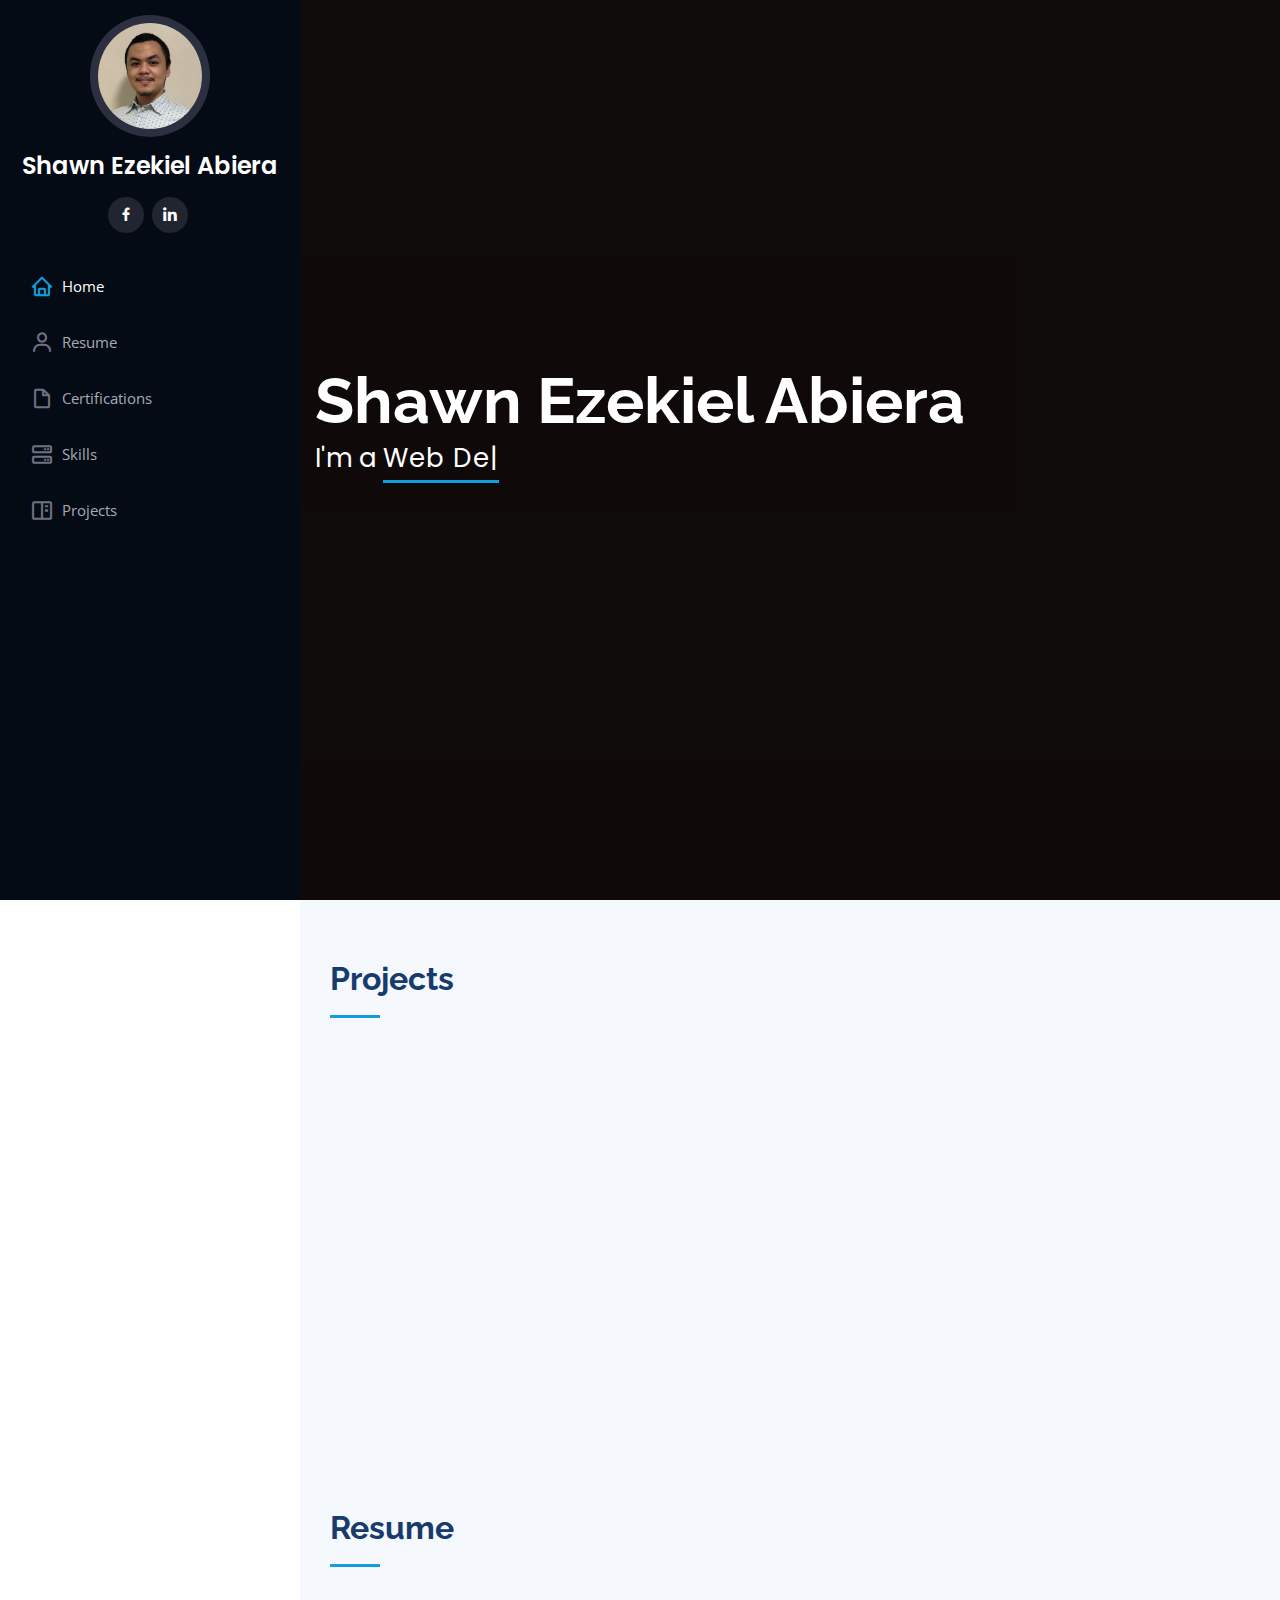
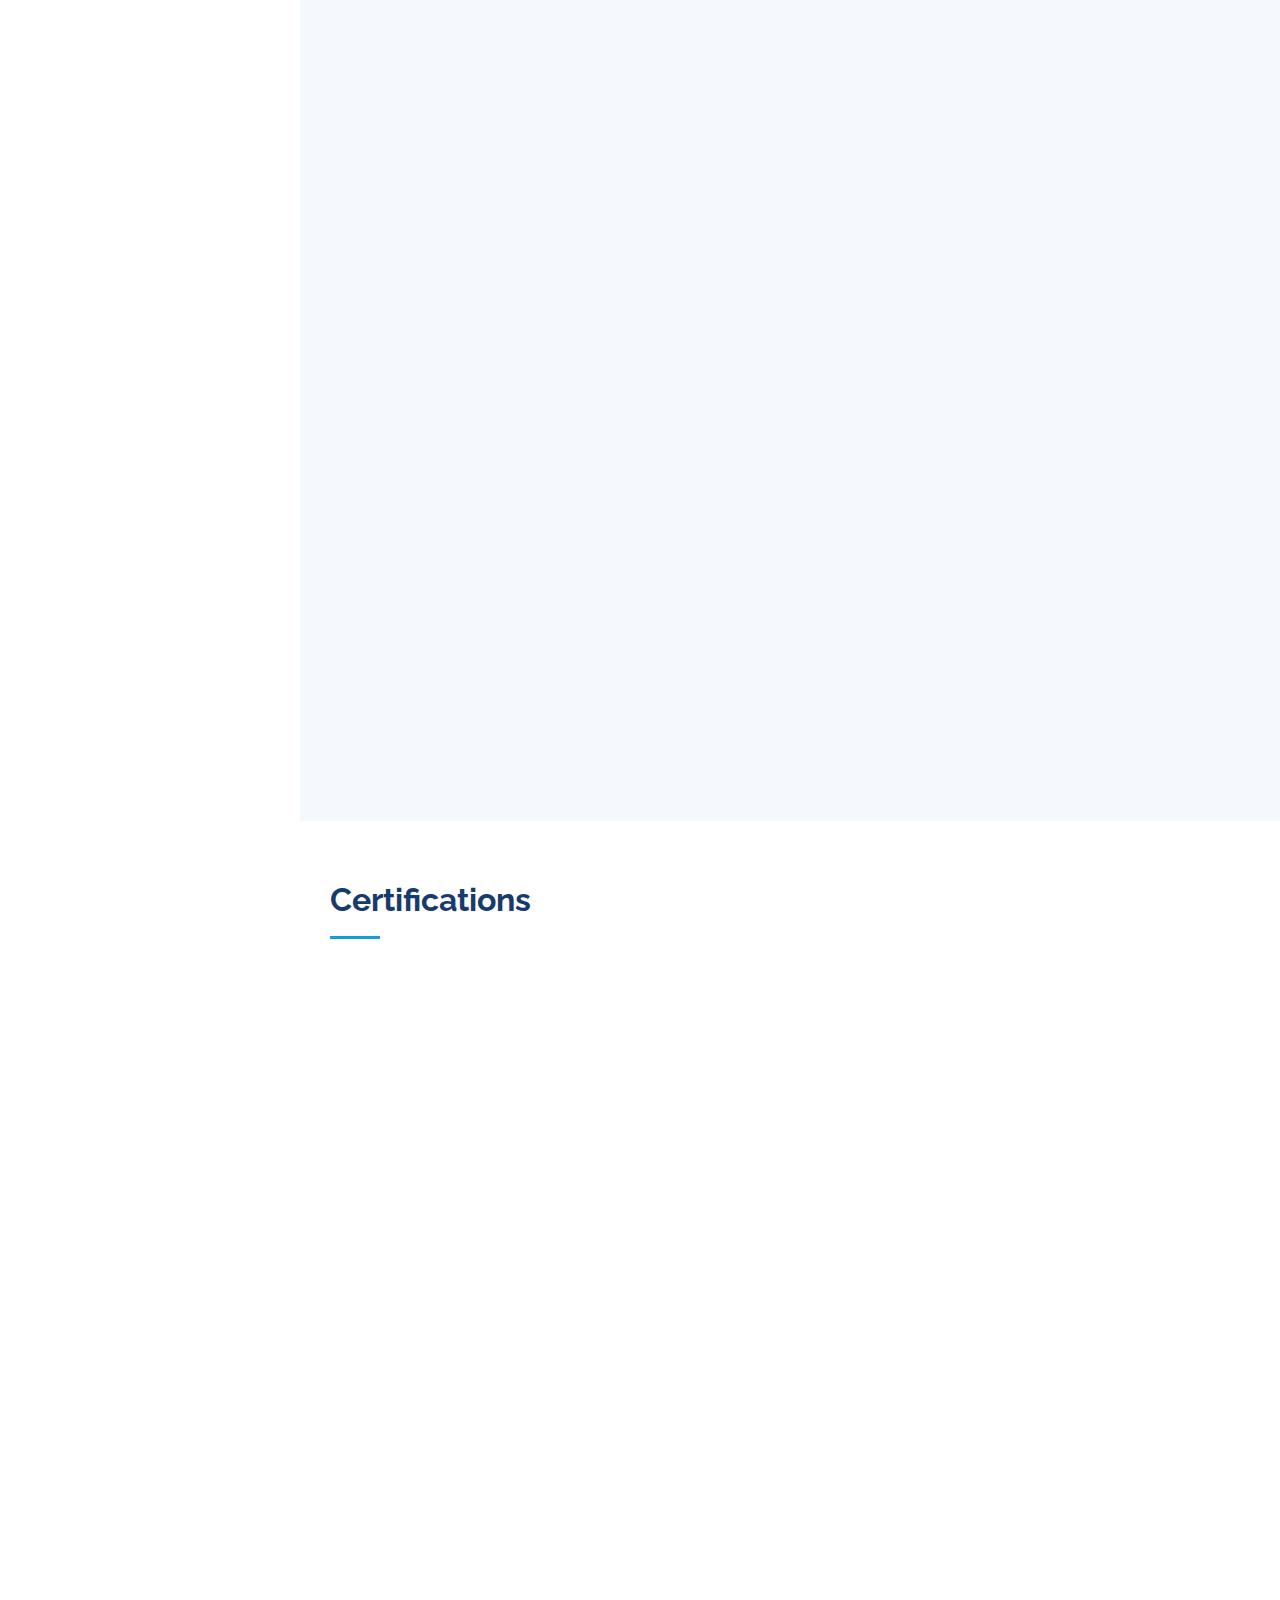
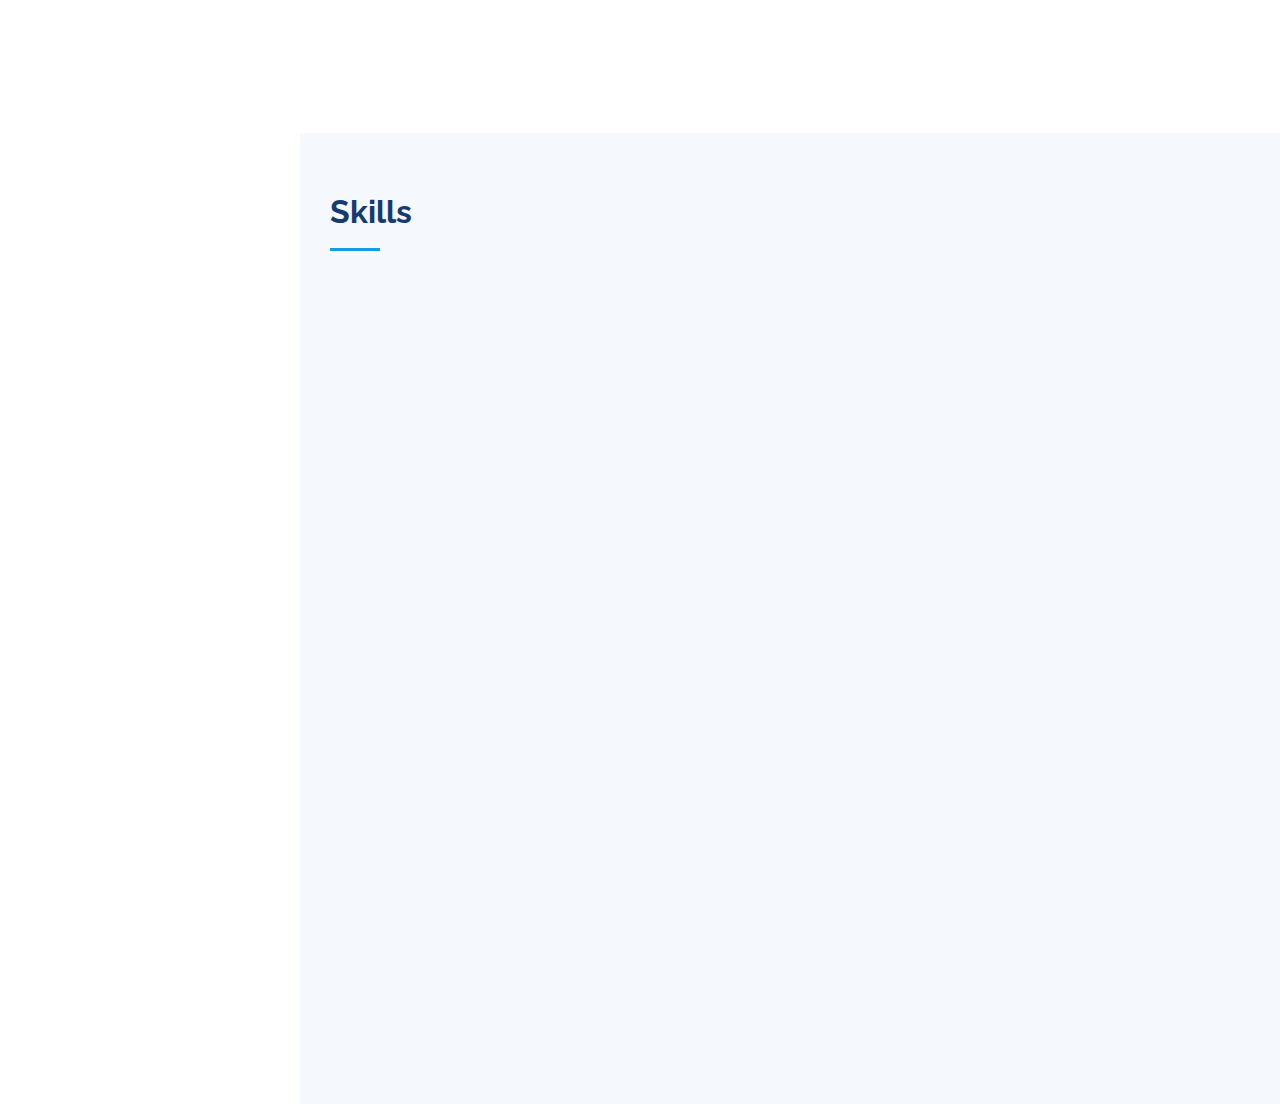
<file: index.html>
<!DOCTYPE html>
<html lang="en">

<head>
  <meta charset="utf-8">
  <meta content="width=device-width, initial-scale=1.0" name="viewport">

  <title>Resume | Shawn Ezekiel Abiera</title>
  <meta content="" name="description">
  <meta content="" name="keywords">

  <!-- Favicons -->
  <link href="assets/img/favicon.png" rel="icon">
  <link href="assets/img/apple-touch-icon.png" rel="apple-touch-icon">

  <!-- Google Fonts -->
  <link href="https://fonts.googleapis.com/css?family=Open+Sans:300,300i,400,400i,600,600i,700,700i|Raleway:300,300i,400,400i,500,500i,600,600i,700,700i|Poppins:300,300i,400,400i,500,500i,600,600i,700,700i" rel="stylesheet">

  <!-- Vendor CSS Files -->
  <link href="assets/vendor/aos/aos.css" rel="stylesheet">
  <link href="assets/vendor/bootstrap/css/bootstrap.min.css" rel="stylesheet">
  <link href="assets/vendor/bootstrap-icons/bootstrap-icons.css" rel="stylesheet">
  <link href="assets/vendor/boxicons/css/boxicons.min.css" rel="stylesheet">
  <link href="assets/vendor/glightbox/css/glightbox.min.css" rel="stylesheet">
  <link href="assets/vendor/swiper/swiper-bundle.min.css" rel="stylesheet">

  <!-- Template Main CSS File -->
  <link href="assets/css/style.css" rel="stylesheet">
</head>

<body>

  <!-- ======= Mobile nav toggle button ======= -->
  <i class="bi bi-list mobile-nav-toggle d-xl-none"></i>

  <!-- ======= Header ======= -->
  <header id="header">
    <div class="d-flex flex-column">

      <div class="profile">
        <img src="assets/img/profile-img.png" alt="" class="img-fluid rounded-circle">
        <h1 class="text-light"><a href="index.html">Shawn Ezekiel Abiera</a></h1>
        <div class="social-links mt-3 text-center">
          <a href="https://www.facebook.com/vahl.sen" class="facebook"><i class="bx bxl-facebook"></i></a>
          <a href="https://www.linkedin.com/in/shawn-abiera/" class="linkedin"><i class="bx bxl-linkedin"></i></a>
        </div>
      </div>

      <nav id="navbar" class="nav-menu navbar">
        <ul>
          <li><a href="#hero" class="nav-link scrollto active"><i class="bx bx-home"></i> <span>Home</span></a></li>
          <li><a href="#resume" class="nav-link scrollto"><i class="bx bx bx-user"></i> <span>Resume</span></a></li>
          <li><a href="#certifications" class="nav-link scrollto"><i class="bx bx-file-blank"></i> <span>Certifications</span></a></li>
          <li><a href="#skills" class="nav-link scrollto"><i class="bx bx-server"></i> <span>Skills</span></a></li>
          <li><a href="#projects" class="nav-link scrollto"><i class="bx bx-book-content"></i> <span>Projects</span></a></li>
        </ul>
      </nav><!-- .nav-menu -->
    </div>
  </header><!-- End Header -->

  <!-- ======= Hero Section ======= -->
  <section id="hero" class="d-flex flex-column justify-content-center align-items-center">
    <div class="hero-container" data-aos="fade-in">
      <h1>Shawn Ezekiel Abiera</h1>
      <p>I'm a <span class="typed" data-typed-items="Web Developer!, Game Developer!, 3D Artist!"></span></p>
    </div>
  </section>
  <!-- End Hero -->

  <main id="main">

    <!-- ======= Projects Section ======= -->
    <section id="portfolio" class="portfolio section-bg">
      <div class="container">

        <div class="section-title">
          <h2>Projects</h2>
        </div>

        <div class="row portfolio-container" data-aos="fade-up" data-aos-delay="100">

          <div class="col-lg-4 col-md-6 portfolio-item">
            <div class="portfolio-wrap">
              <img src="assets/img/portfolio/pf-1.png" class="img-fluid" alt="">
              <div class="portfolio-links">
                <a href="portfolio pages/pf-details.html" title="More Details"><i class="bx bx-link"></i></a>
              </div>
            </div>
          </div>

          <div class="col-lg-4 col-md-6 portfolio-item">
            <div class="portfolio-wrap">
              <img src="assets/img/portfolio/es-1.png" class="img-fluid" alt="">
              <div class="portfolio-links">
                <a href="portfolio pages/es-details.html" title="More Details"><i class="bx bx-link"></i></a>
              </div>
            </div>
          </div>

          <div class="col-lg-4 col-md-6 portfolio-item">
            <div class="portfolio-wrap">
              <img src="assets/img/portfolio/ecom-1.png" class="img-fluid" alt="">
              <div class="portfolio-links">
                <a href="portfolio pages/e-commerce.html" title="More Details"><i class="bx bx-link"></i></a>
              </div>
            </div>
          </div>

        </div>

      </div>
    </section><!-- End Portfolio Section -->

    <!-- ======= Resume Section ======= -->
    <section id="resume" class="resume section-bg">
      <div class="container">

        <div class="section-title">
          <h2>Resume</h2>
        </div>

        <div class="row">
          <div class="col-lg-6" data-aos="fade-up">
            <h3 class="resume-title">Sumary</h3>
            <div class="resume-item pb-0">
              <h4>Shawn Ezekiel Abiera</h4>
              <p><em>Highly motivated and enthusiastic Junior Game Developer seeking to leverage programming skills and passion for gaming to contribute to the creation of engaging and immersive gaming experiences. Eager to collaborate with a dynamic team in a challenging and creative environment.</em></p>
              <ul>
                <li>General Mariano Alvarez, Cavite, PH</li>
                <li>(+63)969 234 0363</li>
                <li>ashawnezekiel@gmail.com</li>
              </ul>
            </div>

            <h3 class="resume-title">Education</h3>
            <div class="resume-item">
              <h4>Bachelor of Animation &amp; Game Development</h4>
              <h5>2019 - 2024</h5>
              <p><em>Far Eastern University - Alabang</em></p>
              <ul>
                <li>Directed a team in the development of a visual novel dating simulation game.</li>
                <li>Produced low-poly 3D character models and environments optimized for various game portfolio.</li>
                <li>Served as the leader of a student organization focused on IT, contributing to the promotion of game development and esports.</li>
              </ul>
            </div>
          </div>
          <div class="col-lg-6" data-aos="fade-up" data-aos-delay="100">
            <h3 class="resume-title">Professional Experience</h3>
            <div class="resume-item">
              <h4>Junior Game Developer</h4>
              <h5>March 2024 - April 2024</h5>
              <p><em>Taktyl Studios Inc.</em></p>
              <ul>
                <li>Created multiplayer mobile games utilizing physics-based mechanics.</li>
                <li>Worked closely with artists and designers to incorporate both 2D and 3D assets into a unified project.</li>
              </ul>
            </div>
            <div class="resume-item">
              <h4>Game Developer Intern</h4>
              <h5>May 2023 - November 2023</h5>
              <p><em>Taktyl Studios Inc.</em></p>
              <ul>
                <li>Developed multiple game prototypes utilizing the Phaser.js framework.</li>
                <li>Enhanced and refined the company's current portfolio of HTML5 games.</li>
                <li>Collaborated with the company’s design team to brainstorm, design, and implement new gameplay mechanics and features.</li>
                <li>Completed assigned tasks and milestones within established deadlines.</li>
              </ul>
            </div>
          </div>
        </div>

      </div>
    </section><!-- End Resume Section -->

    <!-- ======= Certifications Section ======= -->
    <section id="certifications" class="resume">
      <div class="container">

        <div class="section-title">
          <h2>Certifications</h2>
        </div>

        <div class="row">
          <div class="col-lg-6" data-aos="fade-up">

            <div class="resume-item pb-0">
              <h3 class="resume-title">CyberOps Associate</h3>
              <h4>Issued by Cisco</h4>
              <p><em>March 2023</em></p>
            </div>

            <br>

            <div class="resume-item pb-0">
              <h3 class="resume-title">CCNA: Switching, Routing, and Wireless Essentials</h3>
              <h4>Issued by Cisco</h4>
              <p><em>April 2022</em></p>
            </div>

            <br>

            <div class="resume-item pb-0">
              <h3 class="resume-title">CCNA: Introduction to Networks</h3>
              <h4>Issued by Cisco</h4>
              <p><em>January 2022</em></p>
            </div>

            <br>

            <div class="resume-item pb-0">
              <h3 class="resume-title">Information Technology Specialist in Databases</h3>
              <h4>Issued by Certiport</h4>
              <p><em>July 2021</em></p>
            </div>

          </div>

          <div class="col-lg-6" data-aos="fade-up">
            <div class="resume-item pb-0">
              <h3 class="resume-title">CG Creator Certified</h3>
              <h4>Issued by Game Developers Association of the Philippines</h4>
              <p><em>November 2023</em></p>
            </div>

            <br>

            <div class="resume-item pb-0">
              <h3 class="resume-title">Autodesk Maya Certified User</h3>
              <h4>Issued by Autodesk</h4>
              <p><em>March 2023</em></p>
            </div>

            <br>

          </div>

        </div>

      </div>

    </section><!-- End Certifications Section -->

    <!-- ======= Skills Section ======= -->
    <section id="skills" class="skills section-bg">
      <div class="container">

        <div class="section-title">
          <h2>Skills</h2>
        </div>

        <div class="row skills-content">

          <div class="col-lg-6" data-aos="fade-up">

            <h3 class="resume-title">Programming Languages</h3>
            <div class="progress">
              <span class="skill">C#<i class="val">100%</i></span>
              <div class="progress-bar-wrap">
                <div class="progress-bar" role="progressbar" aria-valuenow="100" aria-valuemin="0" aria-valuemax="100"></div>
              </div>
            </div>

            <div class="progress">
              <span class="skill">GDScript<i class="val">90%</i></span>
              <div class="progress-bar-wrap">
                <div class="progress-bar" role="progressbar" aria-valuenow="90" aria-valuemin="0" aria-valuemax="100"></div>
              </div>
            </div>

            <div class="progress">
              <span class="skill">HTML<i class="val">75%</i></span>
              <div class="progress-bar-wrap">
                <div class="progress-bar" role="progressbar" aria-valuenow="75" aria-valuemin="0" aria-valuemax="100"></div>
              </div>
            </div>

            <div class="progress">
              <span class="skill">CSS<i class="val">75%</i></span>
              <div class="progress-bar-wrap">
                <div class="progress-bar" role="progressbar" aria-valuenow="75" aria-valuemin="0" aria-valuemax="100"></div>
              </div>
            </div>

            <div class="progress">
              <span class="skill">JavaScript <i class="val">70%</i></span>
              <div class="progress-bar-wrap">
                <div class="progress-bar" role="progressbar" aria-valuenow="70" aria-valuemin="0" aria-valuemax="100"></div>
              </div>
            </div>

            <div class="progress">
              <span class="skill">C++<i class="val">60%</i></span>
              <div class="progress-bar-wrap">
                <div class="progress-bar" role="progressbar" aria-valuenow="60" aria-valuemin="0" aria-valuemax="100"></div>
              </div>
            </div>

          </div> <!-- End Programming Languages Section -->

          <div class="col-lg-6" data-aos="fade-up" data-aos-delay="100">

            <h3 class="resume-title">Frameworks and Engines</h3>
            <div class="progress">
              <span class="skill">Unity<i class="val">90%</i></span>
              <div class="progress-bar-wrap">
                <div class="progress-bar" role="progressbar" aria-valuenow="90" aria-valuemin="0" aria-valuemax="100"></div>
              </div>
            </div>

            <div class="progress">
              <span class="skill">Godot<i class="val">80%</i></span>
              <div class="progress-bar-wrap">
                <div class="progress-bar" role="progressbar" aria-valuenow="80" aria-valuemin="0" aria-valuemax="100"></div>
              </div>
            </div>

            <div class="progress">
              <span class="skill">Phaser.js<i class="val">65%</i></span>
              <div class="progress-bar-wrap">
                <div class="progress-bar" role="progressbar" aria-valuenow="65" aria-valuemin="0" aria-valuemax="100"></div>
              </div>
            </div>

          </div> <!-- End Game Engines Section -->

        </div>

        <div class="row skills-content">

          <div class="col-lg-6" data-aos="fade-up" data-aos-delay="100">

            <h3 class="resume-title">3D Skills</h3>
            <div class="progress">
              <span class="skill">Modeling<i class="val">95%</i></span>
              <div class="progress-bar-wrap">
                <div class="progress-bar" role="progressbar" aria-valuenow="95" aria-valuemin="0" aria-valuemax="100"></div>
              </div>
            </div>

            <div class="progress">
              <span class="skill">Sculpting<i class="val">80%</i></span>
              <div class="progress-bar-wrap">
                <div class="progress-bar" role="progressbar" aria-valuenow="80" aria-valuemin="0" aria-valuemax="100"></div>
              </div>
            </div>

            <div class="progress">
              <span class="skill">UV Mapping<i class="val">80%</i></span>
              <div class="progress-bar-wrap">
                <div class="progress-bar" role="progressbar" aria-valuenow="80" aria-valuemin="0" aria-valuemax="100"></div>
              </div>
            </div>

            <div class="progress">
              <span class="skill">Texturing<i class="val">75%</i></span>
              <div class="progress-bar-wrap">
                <div class="progress-bar" role="progressbar" aria-valuenow="75" aria-valuemin="0" aria-valuemax="100"></div>
              </div>
            </div>

            <div class="progress">
              <span class="skill">Shaders<i class="val">75%</i></span>
              <div class="progress-bar-wrap">
                <div class="progress-bar" role="progressbar" aria-valuenow="75" aria-valuemin="0" aria-valuemax="100"></div>
              </div>
            </div>

          </div> <!-- End 3D Skills Section -->

          <div class="col-lg-6" data-aos="fade-up" data-aos-delay="100">

            <h3 class="resume-title">3D Software</h3>

            <div class="progress">
              <span class="skill">Blender<i class="val">90%</i></span>
              <div class="progress-bar-wrap">
                <div class="progress-bar" role="progressbar" aria-valuenow="90" aria-valuemin="0" aria-valuemax="100"></div>
              </div>
            </div>

            <div class="progress">
              <span class="skill">Autodesk Maya<i class="val">80%</i></span>
              <div class="progress-bar-wrap">
                <div class="progress-bar" role="progressbar" aria-valuenow="80" aria-valuemin="0" aria-valuemax="100"></div>
              </div>
            </div> 

          </div> <!-- End 3D Software Section -->

        </div>

        </div>

      </div>
    </section><!-- End Skills Section -->

  </main><!-- End #main -->

  <!-- ======= Footer ======= -->
  <footer id="footer">
    <div class="container">
      <div class="copyright">
        
      </div>
      <div class="credits">
        
      </div>
    </div>
  </footer><!-- End  Footer -->

  <a href="#" class="back-to-top d-flex align-items-center justify-content-center"><i class="bi bi-arrow-up-short"></i></a>

  <!-- Vendor JS Files -->
  <script src="assets/vendor/purecounter/purecounter_vanilla.js"></script>
  <script src="assets/vendor/aos/aos.js"></script>
  <script src="assets/vendor/bootstrap/js/bootstrap.bundle.min.js"></script>
  <script src="assets/vendor/glightbox/js/glightbox.min.js"></script>
  <script src="assets/vendor/isotope-layout/isotope.pkgd.min.js"></script>
  <script src="assets/vendor/swiper/swiper-bundle.min.js"></script>
  <script src="assets/vendor/typed.js/typed.umd.js"></script>
  <script src="assets/vendor/waypoints/noframework.waypoints.js"></script>
  <script src="assets/vendor/php-email-form/validate.js"></script>

  <!-- Template Main JS File -->
  <script src="assets/js/main.js"></script>

</body>

</html>
</file>
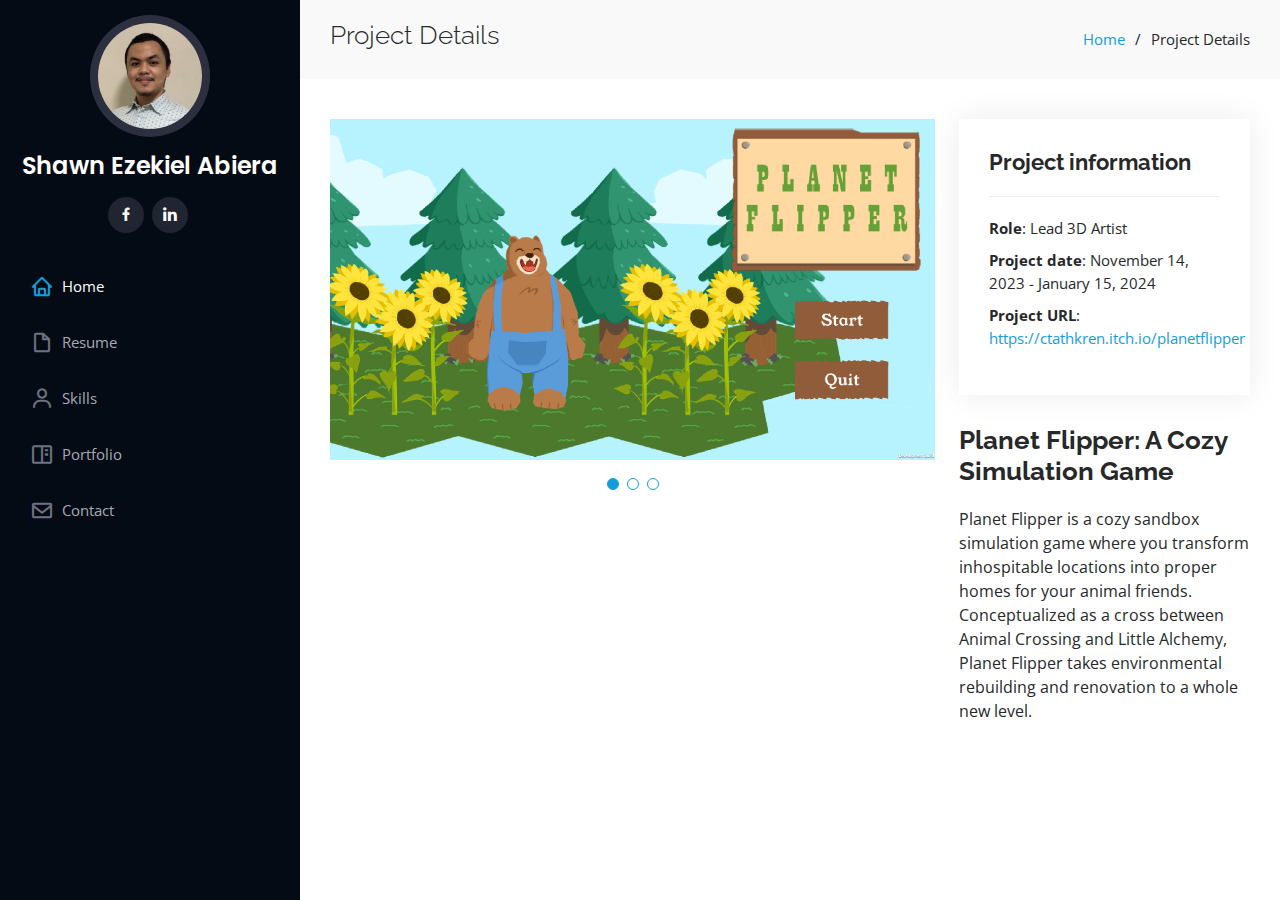
<file: portfolio pages/pf-details.html>
<!DOCTYPE html>
<html lang="en">

<head>
  <meta charset="utf-8">
  <meta content="width=device-width, initial-scale=1.0" name="viewport">

  <title>Projects | Planet Flippers</title>
  <meta content="" name="description">
  <meta content="" name="keywords">

  <!-- Favicons -->
  <link href="assets/img/favicon.png" rel="icon">
  <link href="assets/img/apple-touch-icon.png" rel="apple-touch-icon">

  <!-- Google Fonts -->
  <link href="https://fonts.googleapis.com/css?family=Open+Sans:300,300i,400,400i,600,600i,700,700i|Raleway:300,300i,400,400i,500,500i,600,600i,700,700i|Poppins:300,300i,400,400i,500,500i,600,600i,700,700i" rel="stylesheet">

  <!-- Vendor CSS Files -->
  <link href="../assets/vendor/aos/aos.css" rel="stylesheet">
  <link href="../assets/vendor/bootstrap/css/bootstrap.min.css" rel="stylesheet">
  <link href="../assets/vendor/bootstrap-icons/bootstrap-icons.css" rel="stylesheet">
  <link href="../assets/vendor/boxicons/css/boxicons.min.css" rel="stylesheet">
  <link href="../assets/vendor/glightbox/css/glightbox.min.css" rel="stylesheet">
  <link href="../assets/vendor/swiper/swiper-bundle.min.css" rel="stylesheet">

  <!-- Template Main CSS File -->
  <link href="../assets/css/style.css" rel="stylesheet">
</head>

<body>

  <!-- ======= Mobile nav toggle button ======= -->
  <i class="bi bi-list mobile-nav-toggle d-xl-none"></i>

  <!-- ======= Header ======= -->
  <header id="header">
    <div class="d-flex flex-column">

      <div class="profile">
        <img src="../assets/img/profile-img.png" alt="" class="img-fluid rounded-circle">
        <h1 class="text-light"><a href="../index.html">Shawn Ezekiel Abiera</a></h1>
        <div class="social-links mt-3 text-center">
          <a href="https://www.facebook.com/vahl.sen" class="facebook"><i class="bx bxl-facebook"></i></a>
          <a href="https://www.linkedin.com/in/shawn-abiera/" class="linkedin"><i class="bx bxl-linkedin"></i></a>
        </div>
      </div>

      <nav id="navbar" class="nav-menu navbar">
        <ul>
          <li><a href="../index.html#hero" class="nav-link scrollto active"><i class="bx bx-home"></i> <span>Home</span></a></li>
          <li><a href="../index.html#resume" class="nav-link scrollto"><i class="bx bx-file-blank"></i> <span>Resume</span></a></li>
          <li><a href="../index.html#skills" class="nav-link scrollto"><i class="bx bx-user"></i> <span>Skills</span></a></li>
          <li><a href="../index.html#portfolio" class="nav-link scrollto"><i class="bx bx-book-content"></i> <span>Portfolio</span></a></li>
          <li><a href="../index.html#contact" class="nav-link scrollto"><i class="bx bx-envelope"></i> <span>Contact</span></a></li>
        </ul>
      </nav><!-- .nav-menu -->
    </div>
  </header><!-- End Header -->

  <main id="main">

    <!-- ======= Breadcrumbs ======= -->
    <section id="breadcrumbs" class="breadcrumbs">
      <div class="container">

        <div class="d-flex justify-content-between align-items-center">
          <h2>Project Details</h2>
          <ol>
            <li><a href="../index.html">Home</a></li>
            <li>Project Details</li>
          </ol>
        </div>

      </div>
    </section><!-- End Breadcrumbs -->

    <!-- ======= Portfolio Details Section ======= -->
    <section id="portfolio-details" class="portfolio-details">
      <div class="container">

        <div class="row gy-4">

          <div class="col-lg-8">
            <div class="portfolio-details-slider swiper">
              <div class="swiper-wrapper align-items-center">

                <div class="swiper-slide">
                  <img src="../assets/img/portfolio/pf-2.png" alt="">
                </div>

                <div class="swiper-slide">
                  <img src="../assets/img/portfolio/pf-3.png" alt="">
                </div>

                <div class="swiper-slide">
                  <img src="../assets/img/portfolio/pf-4.png" alt="">
                </div>

              </div>
              <div class="swiper-pagination"></div>
            </div>
          </div>

          <div class="col-lg-4">
            <div class="portfolio-info">
              <h3>Project information</h3>
              <ul>
                <li><strong>Role</strong>: Lead 3D Artist</li>
                <li><strong>Project date</strong>: November 14, 2023 - January 15, 2024</li>
                <li><strong>Project URL</strong>: <a href="#">https://ctathkren.itch.io/planetflipper</a></li>
              </ul>
            </div>
            <div class="portfolio-description">
              <h2>Planet Flipper: A Cozy Simulation Game</h2>
              <p>
                Planet Flipper is a cozy sandbox simulation game where you transform inhospitable locations into proper homes for your animal friends. Conceptualized as a cross between Animal Crossing and Little Alchemy, Planet Flipper takes environmental rebuilding and renovation to a whole new level.
              </p>
            </div>
          </div>

        </div>

      </div>
    </section><!-- End Portfolio Details Section -->

  </main><!-- End #main -->

  <!-- ======= Footer ======= -->
  <footer id="footer">
    <div class="container">
      <div class="copyright">
        
      </div>
      <div class="credits">
      </div>
    </div>
  </footer><!-- End  Footer -->

  <a href="#" class="back-to-top d-flex align-items-center justify-content-center"><i class="bi bi-arrow-up-short"></i></a>

  <!-- Vendor JS Files -->
  <script src="../assets/vendor/purecounter/purecounter_vanilla.js"></script>
  <script src="../assets/vendor/aos/aos.js"></script>
  <script src="../assets/vendor/bootstrap/js/bootstrap.bundle.min.js"></script>
  <script src="../assets/vendor/glightbox/js/glightbox.min.js"></script>
  <script src="../assets/vendor/isotope-layout/isotope.pkgd.min.js"></script>
  <script src="../assets/vendor/swiper/swiper-bundle.min.js"></script>
  <script src="../assets/vendor/typed.js/typed.umd.js"></script>
  <script src="../assets/vendor/waypoints/noframework.waypoints.js"></script>
  <script src="../assets/vendor/php-email-form/validate.js"></script>

  <!-- Template Main JS File -->
  <script src="../assets/js/main.js"></script>

</body>

</html>
</file>
<file: assets/css/style.css>
/*--------------------------------------------------------------
# General
--------------------------------------------------------------*/
body {
  font-family: "Open Sans", sans-serif;
  color: #272829;
}

a {
  color: #149ddd;
  text-decoration: none;
}

a:hover {
  color: #37b3ed;
  text-decoration: none;
}

h1,
h2,
h3,
h4,
h5,
h6 {
  font-family: "Raleway", sans-serif;
}

/*--------------------------------------------------------------
# Back to top button
--------------------------------------------------------------*/
.back-to-top {
  position: fixed;
  visibility: hidden;
  opacity: 0;
  right: 15px;
  bottom: 15px;
  z-index: 996;
  background: #149ddd;
  width: 40px;
  height: 40px;
  border-radius: 50px;
  transition: all 0.4s;
}

.back-to-top i {
  font-size: 28px;
  color: #fff;
  line-height: 0;
}

.back-to-top:hover {
  background: #2eafec;
  color: #fff;
}

.back-to-top.active {
  visibility: visible;
  opacity: 1;
}

/*--------------------------------------------------------------
# Header
--------------------------------------------------------------*/
#header {
  position: fixed;
  top: 0;
  left: 0;
  bottom: 0;
  width: 300px;
  transition: all ease-in-out 0.5s;
  z-index: 9997;
  transition: all 0.5s;
  padding: 0 15px;
  background: #040b14;
  overflow-y: auto;
}

#header .profile img {
  margin: 15px auto;
  display: block;
  width: 120px;
  border: 8px solid #2c2f3f;
}

#header .profile h1 {
  font-size: 24px;
  margin: 0;
  padding: 0;
  font-weight: 600;
  -moz-text-align-last: center;
  text-align-last: center;
  font-family: "Poppins", sans-serif;
}

#header .profile h1 a,
#header .profile h1 a:hover {
  color: #fff;
  text-decoration: none;
}

#header .profile .social-links a {
  font-size: 18px;
  display: inline-block;
  background: #212431;
  color: #fff;
  line-height: 1;
  padding: 8px 0;
  margin-right: 4px;
  border-radius: 50%;
  text-align: center;
  width: 36px;
  height: 36px;
  transition: 0.3s;
}

#header .profile .social-links a:hover {
  background: #149ddd;
  color: #fff;
  text-decoration: none;
}

#main {
  margin-left: 300px;
}

.container,
.container-fluid {
  padding-left: 30px;
  padding-right: 30px;
}

@media (max-width: 1199px) {
  #header {
    left: -300px;
  }

  #main {
    margin-left: 0;
  }

  .container,
  .container-fluid {
    padding-left: 12px;
    padding-right: 12px;
  }
}

/*--------------------------------------------------------------
# Navigation Menu
--------------------------------------------------------------*/
/* Desktop Navigation */
.nav-menu {
  padding: 30px 0 0 0;
}

.nav-menu * {
  margin: 0;
  padding: 0;
  list-style: none;
}

.nav-menu>ul>li {
  position: relative;
  white-space: nowrap;
}

.nav-menu a,
.nav-menu a:focus {
  display: flex;
  align-items: center;
  color: #a8a9b4;
  padding: 12px 15px;
  margin-bottom: 8px;
  transition: 0.3s;
  font-size: 15px;
}

.nav-menu a i,
.nav-menu a:focus i {
  font-size: 24px;
  padding-right: 8px;
  color: #6f7180;
}

.nav-menu a:hover,
.nav-menu .active,
.nav-menu .active:focus,
.nav-menu li:hover>a {
  text-decoration: none;
  color: #fff;
}

.nav-menu a:hover i,
.nav-menu .active i,
.nav-menu .active:focus i,
.nav-menu li:hover>a i {
  color: #149ddd;
}

/* Mobile Navigation */
.mobile-nav-toggle {
  position: fixed;
  right: 15px;
  top: 15px;
  z-index: 9998;
  border: 0;
  font-size: 24px;
  transition: all 0.4s;
  outline: none !important;
  background-color: #149ddd;
  color: #fff;
  width: 40px;
  height: 40px;
  display: inline-flex;
  align-items: center;
  justify-content: center;
  line-height: 0;
  border-radius: 50px;
  cursor: pointer;
}

.mobile-nav-active {
  overflow: hidden;
}

.mobile-nav-active #header {
  left: 0;
}

/*--------------------------------------------------------------
# Hero Section
--------------------------------------------------------------*/
#hero {
  width: 100%;
  height: 100vh;
  background: #140a04;
}

#hero:before {
  content: "";
  background: rgba(5, 13, 24, 0.3);
  position: absolute;
  bottom: 0;
  top: 0;
  left: 0;
  right: 0;
  z-index: 1;
}

#hero .hero-container {
  position: relative;
  z-index: 2;
  min-width: 300px;
}

#hero h1 {
  margin: 0 0 10px 0;
  font-size: 64px;
  font-weight: 700;
  line-height: 56px;
  color: #fff;
}

#hero p {
  color: #fff;
  margin-bottom: 50px;
  font-size: 26px;
  font-family: "Poppins", sans-serif;
}

#hero p span {
  color: #fff;
  padding-bottom: 4px;
  letter-spacing: 1px;
  border-bottom: 3px solid #149ddd;
}

@media (min-width: 1024px) {
  #hero {
    background-attachment: fixed;
  }
}

@media (max-width: 768px) {
  #hero h1 {
    font-size: 28px;
    line-height: 36px;
  }

  #hero h2 {
    font-size: 18px;
    line-height: 24px;
    margin-bottom: 30px;
  }
}

/*--------------------------------------------------------------
# Sections General
--------------------------------------------------------------*/
section {
  padding: 60px 0;
  overflow: hidden;
}

.section-bg {
  background: #f5f8fd;
}

.section-title {
  padding-bottom: 30px;
}

.section-title h2 {
  font-size: 32px;
  font-weight: bold;
  margin-bottom: 20px;
  padding-bottom: 20px;
  position: relative;
  color: #173b6c;
}

.section-title h2::after {
  content: "";
  position: absolute;
  display: block;
  width: 50px;
  height: 3px;
  background: #149ddd;
  bottom: 0;
  left: 0;
}

.section-title p {
  margin-bottom: 0;
}

/*--------------------------------------------------------------
# About
--------------------------------------------------------------*/
.about .content h3 {
  font-weight: 700;
  font-size: 26px;
  color: #173b6c;
}

.about .content ul {
  list-style: none;
  padding: 0;
}

.about .content ul li {
  margin-bottom: 20px;
  display: flex;
  align-items: center;
}

.about .content ul strong {
  margin-right: 10px;
}

.about .content ul i {
  font-size: 16px;
  margin-right: 5px;
  color: #149ddd;
  line-height: 0;
}

.about .content p:last-child {
  margin-bottom: 0;
}

/*--------------------------------------------------------------
# Facts
--------------------------------------------------------------*/
.facts {
  padding-bottom: 30px;
}

.facts .count-box {
  padding: 30px;
  width: 100%;
}

.facts .count-box i {
  display: block;
  font-size: 44px;
  color: #149ddd;
  float: left;
  line-height: 0;
}

.facts .count-box span {
  font-size: 48px;
  line-height: 40px;
  display: block;
  font-weight: 700;
  color: #050d18;
  margin-left: 60px;
}

.facts .count-box p {
  padding: 15px 0 0 0;
  margin: 0 0 0 60px;
  font-family: "Raleway", sans-serif;
  font-size: 14px;
  color: #122f57;
}

.facts .count-box a {
  font-weight: 600;
  display: block;
  margin-top: 20px;
  color: #122f57;
  font-size: 15px;
  font-family: "Poppins", sans-serif;
  transition: ease-in-out 0.3s;
}

.facts .count-box a:hover {
  color: #1f5297;
}

/*--------------------------------------------------------------
# Akills
--------------------------------------------------------------*/
.skills .progress {
  height: 60px;
  display: block;
  background: none;
  border-radius: 0;
}

.skills .progress .skill {
  padding: 0;
  margin: 0 0 6px 0;
  text-transform: uppercase;
  display: block;
  font-weight: 600;
  font-family: "Poppins", sans-serif;
  color: #050d18;
}

.skills .progress .skill .val {
  float: right;
  font-style: normal;
}

.skills .progress-bar-wrap {
  background: #dce8f8;
  height: 10px;
}

.skills .progress-bar {
  width: 1px;
  height: 10px;
  transition: 0.9s;
  background-color: #149ddd;
}

/*--------------------------------------------------------------
# Resume
--------------------------------------------------------------*/
.resume .resume-title {
  font-size: 26px;
  font-weight: 700;
  margin-top: 20px;
  margin-bottom: 20px;
  color: #050d18;
}

.resume .resume-item {
  padding: 0 0 20px 20px;
  margin-top: -2px;
  border-left: 2px solid #1f5297;
  position: relative;
}

.resume .resume-item h4 {
  line-height: 18px;
  font-size: 18px;
  font-weight: 600;
  text-transform: uppercase;
  font-family: "Poppins", sans-serif;
  color: #050d18;
  margin-bottom: 10px;
}

.resume .resume-item h5 {
  font-size: 16px;
  background: #e4edf9;
  padding: 5px 15px;
  display: inline-block;
  font-weight: 600;
  margin-bottom: 10px;
}

.resume .resume-item ul {
  padding-left: 20px;
}

.resume .resume-item ul li {
  padding-bottom: 10px;
}

.resume .resume-item:last-child {
  padding-bottom: 0;
}

.resume .resume-item::before {
  content: "";
  position: absolute;
  width: 16px;
  height: 16px;
  border-radius: 50px;
  left: -9px;
  top: 0;
  background: #fff;
  border: 2px solid #1f5297;
}

/*--------------------------------------------------------------
# Projects
--------------------------------------------------------------*/
.projects {
  margin-bottom: 30px;
}

.project-container .container-bg {
  background-color: #ff0000;
}

/*--------------------------------------------------------------
# portfolio
--------------------------------------------------------------*/
.portfolio .portfolio-item {
  margin-bottom: 30px;
}

.portfolio #portfolio-flters {
  padding: 0;
  margin: 0 auto 35px auto;
  list-style: none;
  text-align: center;
  background: #fff;
  border-radius: 50px;
  padding: 2px 15px;
}

.portfolio #portfolio-flters li {
  cursor: pointer;
  display: inline-block;
  padding: 10px 15px 8px 15px;
  font-size: 14px;
  font-weight: 600;
  line-height: 1;
  text-transform: uppercase;
  color: #272829;
  margin-bottom: 5px;
  transition: all 0.3s ease-in-out;
}

.portfolio #portfolio-flters li:hover,
.portfolio #portfolio-flters li.filter-active {
  color: #149ddd;
}

.portfolio #portfolio-flters li:last-child {
  margin-right: 0;
}

.portfolio .portfolio-wrap {
  transition: 0.3s;
  position: relative;
  overflow: hidden;
  z-index: 1;
}

.portfolio .portfolio-wrap::before {
  content: "";
  background: rgba(255, 255, 255, 0.5);
  position: absolute;
  left: 0;
  right: 0;
  top: 0;
  bottom: 0;
  transition: all ease-in-out 0.3s;
  z-index: 2;
  opacity: 0;
}

.portfolio .portfolio-wrap .portfolio-links {
  opacity: 1;
  left: 0;
  right: 0;
  bottom: -60px;
  z-index: 3;
  position: absolute;
  transition: all ease-in-out 0.3s;
  display: flex;
  justify-content: center;
}

.portfolio .portfolio-wrap .portfolio-links a {
  color: #fff;
  font-size: 28px;
  text-align: center;
  background: rgba(20, 157, 221, 0.75);
  transition: 0.3s;
  width: 50%;
}

.portfolio .portfolio-wrap .portfolio-links a:hover {
  background: rgba(20, 157, 221, 0.95);
}

.portfolio .portfolio-wrap .portfolio-links a+a {
  border-left: 1px solid #37b3ed;
}

.portfolio .portfolio-wrap:hover::before {
  top: 0;
  left: 0;
  right: 0;
  bottom: 0;
  opacity: 1;
}

.portfolio .portfolio-wrap:hover .portfolio-links {
  opacity: 1;
  bottom: 0;
}

/*--------------------------------------------------------------
# portfolio Details
--------------------------------------------------------------*/
.portfolio-details {
  padding-top: 40px;
}

.portfolio-details .portfolio-details-slider img {
  width: 100%;
}

.portfolio-details .portfolio-details-slider .swiper-pagination {
  margin-top: 20px;
  position: relative;
}

.portfolio-details .portfolio-details-slider .swiper-pagination .swiper-pagination-bullet {
  width: 12px;
  height: 12px;
  background-color: #fff;
  opacity: 1;
  border: 1px solid #149ddd;
}

.portfolio-details .portfolio-details-slider .swiper-pagination .swiper-pagination-bullet-active {
  background-color: #149ddd;
}

.portfolio-details .portfolio-info {
  padding: 30px;
  box-shadow: 0px 0 30px rgba(5, 13, 24, 0.08);
}

.portfolio-details .portfolio-info h3 {
  font-size: 22px;
  font-weight: 700;
  margin-bottom: 20px;
  padding-bottom: 20px;
  border-bottom: 1px solid #eee;
}

.portfolio-details .portfolio-info ul {
  list-style: none;
  padding: 0;
  font-size: 15px;
}

.portfolio-details .portfolio-info ul li+li {
  margin-top: 10px;
}

.portfolio-details .portfolio-description {
  padding-top: 30px;
}

.portfolio-details .portfolio-description h2 {
  font-size: 26px;
  font-weight: 700;
  margin-bottom: 20px;
}

.portfolio-details .portfolio-description p {
  padding: 0;
}

/*--------------------------------------------------------------
# Services
--------------------------------------------------------------*/
.services .icon-box {
  margin-bottom: 20px;
}

.services .icon {
  float: left;
  display: flex;
  align-items: center;
  justify-content: center;
  width: 54px;
  height: 54px;
  background: #149ddd;
  border-radius: 50%;
  transition: 0.5s;
  border: 1px solid #149ddd;
}

.services .icon i {
  color: #fff;
  font-size: 24px;
  line-height: 0;
}

.services .icon-box:hover .icon {
  background: #fff;
}

.services .icon-box:hover .icon i {
  color: #149ddd;
}

.services .title {
  margin-left: 80px;
  font-weight: 700;
  margin-bottom: 15px;
  font-size: 18px;
}

.services .title a {
  color: #343a40;
}

.services .title a:hover {
  color: #149ddd;
}

.services .description {
  margin-left: 80px;
  line-height: 24px;
  font-size: 14px;
}

/*--------------------------------------------------------------
# Testimonials
--------------------------------------------------------------*/
.testimonials .testimonials-carousel,
.testimonials .testimonials-slider {
  overflow: hidden;
}

.testimonials .testimonial-item {
  box-sizing: content-box;
  text-align: center;
  min-height: 320px;
}

.testimonials .testimonial-item .testimonial-img {
  width: 90px;
  border-radius: 50%;
  margin: 0 auto;
}

.testimonials .testimonial-item h3 {
  font-size: 18px;
  font-weight: bold;
  margin: 10px 0 5px 0;
  color: #111;
}

.testimonials .testimonial-item h4 {
  font-size: 14px;
  color: #999;
  margin: 0;
}

.testimonials .testimonial-item .quote-icon-left,
.testimonials .testimonial-item .quote-icon-right {
  color: #c3e8fa;
  font-size: 26px;
}

.testimonials .testimonial-item .quote-icon-left {
  display: inline-block;
  left: -5px;
  position: relative;
}

.testimonials .testimonial-item .quote-icon-right {
  display: inline-block;
  right: -5px;
  position: relative;
  top: 10px;
}

.testimonials .testimonial-item p {
  font-style: italic;
  margin: 0 15px 15px 15px;
  padding: 20px;
  background: #fff;
  position: relative;
  margin-bottom: 35px;
  border-radius: 6px;
  box-shadow: 0px 2px 15px rgba(0, 0, 0, 0.1);
}

.testimonials .testimonial-item p::after {
  content: "";
  width: 0;
  height: 0;
  border-top: 20px solid #fff;
  border-right: 20px solid transparent;
  border-left: 20px solid transparent;
  position: absolute;
  bottom: -20px;
  left: calc(50% - 20px);
}

.testimonials .swiper-pagination {
  margin-top: 20px;
  position: relative;
}

.testimonials .swiper-pagination .swiper-pagination-bullet {
  width: 12px;
  height: 12px;
  background-color: #fff;
  opacity: 1;
  border: 1px solid #149ddd;
}

.testimonials .swiper-pagination .swiper-pagination-bullet-active {
  background-color: #149ddd;
}

/*--------------------------------------------------------------
# Contact
--------------------------------------------------------------*/
.contact {
  padding-bottom: 130px;
}

.contact .info {
  padding: 30px;
  background: #fff;
  width: 100%;
  box-shadow: 0 0 24px 0 rgba(0, 0, 0, 0.12);
}

.contact .info i {
  font-size: 20px;
  color: #149ddd;
  float: left;
  width: 44px;
  height: 44px;
  background: #dff3fc;
  display: flex;
  justify-content: center;
  align-items: center;
  border-radius: 50px;
  transition: all 0.3s ease-in-out;
}

.contact .info h4 {
  padding: 0 0 0 60px;
  font-size: 22px;
  font-weight: 600;
  margin-bottom: 5px;
  color: #050d18;
}

.contact .info p {
  padding: 0 0 10px 60px;
  margin-bottom: 20px;
  font-size: 14px;
  color: #173b6c;
}

.contact .info .email p {
  padding-top: 5px;
}

.contact .info .social-links {
  padding-left: 60px;
}

.contact .info .social-links a {
  font-size: 18px;
  display: inline-block;
  background: #333;
  color: #fff;
  line-height: 1;
  padding: 8px 0;
  border-radius: 50%;
  text-align: center;
  width: 36px;
  height: 36px;
  transition: 0.3s;
  margin-right: 10px;
}

.contact .info .social-links a:hover {
  background: #149ddd;
  color: #fff;
}

.contact .info .email:hover i,
.contact .info .address:hover i,
.contact .info .phone:hover i {
  background: #149ddd;
  color: #fff;
}

.contact .php-email-form {
  width: 100%;
  padding: 30px;
  background: #fff;
  box-shadow: 0 0 24px 0 rgba(0, 0, 0, 0.12);
}

.contact .php-email-form .form-group {
  padding-bottom: 8px;
}

.contact .php-email-form .validate {
  display: none;
  color: red;
  margin: 0 0 15px 0;
  font-weight: 400;
  font-size: 13px;
}

.contact .php-email-form .error-message {
  display: none;
  color: #fff;
  background: #ed3c0d;
  text-align: left;
  padding: 15px;
  font-weight: 600;
}

.contact .php-email-form .error-message br+br {
  margin-top: 25px;
}

.contact .php-email-form .sent-message {
  display: none;
  color: #fff;
  background: #18d26e;
  text-align: center;
  padding: 15px;
  font-weight: 600;
}

.contact .php-email-form .loading {
  display: none;
  background: #fff;
  text-align: center;
  padding: 15px;
}

.contact .php-email-form .loading:before {
  content: "";
  display: inline-block;
  border-radius: 50%;
  width: 24px;
  height: 24px;
  margin: 0 10px -6px 0;
  border: 3px solid #18d26e;
  border-top-color: #eee;
  animation: animate-loading 1s linear infinite;
}

.contact .php-email-form .form-group {
  margin-bottom: 15px;
}

.contact .php-email-form label {
  padding-bottom: 8px;
}

.contact .php-email-form input,
.contact .php-email-form textarea {
  border-radius: 0;
  box-shadow: none;
  font-size: 14px;
}

.contact .php-email-form input {
  height: 44px;
}

.contact .php-email-form textarea {
  padding: 10px 15px;
}

.contact .php-email-form button[type=submit] {
  background: #149ddd;
  border: 0;
  padding: 10px 24px;
  color: #fff;
  transition: 0.4s;
  border-radius: 4px;
}

.contact .php-email-form button[type=submit]:hover {
  background: #37b3ed;
}

@keyframes animate-loading {
  0% {
    transform: rotate(0deg);
  }

  100% {
    transform: rotate(360deg);
  }
}

/*--------------------------------------------------------------
# Breadcrumbs
--------------------------------------------------------------*/
.breadcrumbs {
  padding: 20px 0;
  background: #f9f9f9;
}

.breadcrumbs h2 {
  font-size: 26px;
  font-weight: 300;
}

.breadcrumbs ol {
  display: flex;
  flex-wrap: wrap;
  list-style: none;
  padding: 0;
  margin: 0;
  font-size: 15px;
}

.breadcrumbs ol li+li {
  padding-left: 10px;
}

.breadcrumbs ol li+li::before {
  display: inline-block;
  padding-right: 10px;
  color: #0e2442;
  content: "/";
}

@media (max-width: 768px) {
  .breadcrumbs .d-flex {
    display: block !important;
  }

  .breadcrumbs ol {
    display: block;
  }

  .breadcrumbs ol li {
    display: inline-block;
  }
}

/*--------------------------------------------------------------
# Footer
--------------------------------------------------------------*/
#footer {
  padding: 15px;
  color: #f4f6fd;
  font-size: 14px;
  position: fixed;
  left: 0;
  bottom: 0;
  width: 300px;
  z-index: 9999;
  background: #040b14;
}

#footer .copyright {
  text-align: center;
}

#footer .credits {
  padding-top: 5px;
  text-align: center;
  font-size: 13px;
  color: #eaebf0;
}

@media (max-width: 1199px) {
  #footer {
    position: static;
    width: auto;
    padding-right: 20px 15px;
  }
}
</file>
